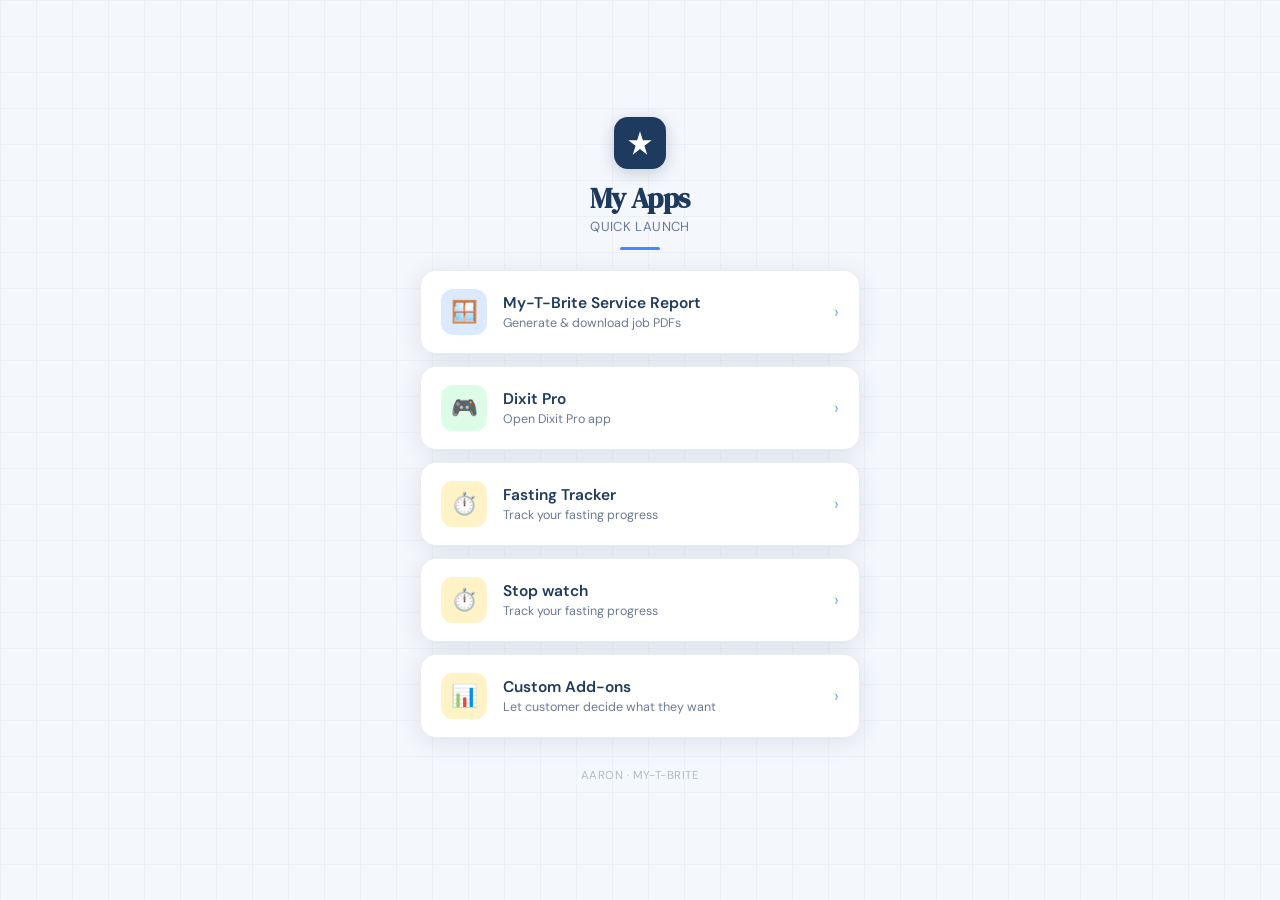
<file: index.html>
<!DOCTYPE html>
<html lang="en">
<head>
  <meta charset="UTF-8" />
  <meta name="viewport" content="width=device-width, initial-scale=1.0"/>
  <title>My Apps</title>
  <link href="https://fonts.googleapis.com/css2?family=DM+Serif+Display&family=DM+Sans:wght@300;400;500;600&display=swap" rel="stylesheet"/>
  <style>
    *, *::before, *::after { box-sizing: border-box; margin: 0; padding: 0; }

    :root {
      --navy: #1F3A5F;
      --navy-light: #2a4f80;
      --accent: #448AFF;
      --accent-soft: #d6e6ff;
      --slate: #6B7A8F;
      --bg: #F4F7FB;
      --white: #ffffff;
      --card-shadow: 0 4px 24px rgba(31,58,95,0.10);
    }

    body {
      font-family: 'DM Sans', sans-serif;
      background: var(--bg);
      min-height: 100vh;
      display: flex;
      flex-direction: column;
      align-items: center;
      justify-content: center;
      padding: 32px 16px;
    }

    /* subtle grid texture */
    body::before {
      content: '';
      position: fixed;
      inset: 0;
      background-image:
        linear-gradient(rgba(31,58,95,0.035) 1px, transparent 1px),
        linear-gradient(90deg, rgba(31,58,95,0.035) 1px, transparent 1px);
      background-size: 36px 36px;
      pointer-events: none;
      z-index: 0;
    }

    .container {
      position: relative;
      z-index: 1;
      width: 100%;
      max-width: 440px;
      display: flex;
      flex-direction: column;
      align-items: center;
      gap: 12px;
    }

    header {
      text-align: center;
      margin-bottom: 8px;
    }

    .logo-mark {
      display: inline-flex;
      align-items: center;
      justify-content: center;
      width: 52px;
      height: 52px;
      background: var(--navy);
      border-radius: 14px;
      margin-bottom: 14px;
      box-shadow: 0 4px 16px rgba(31,58,95,0.22);
    }

    .logo-mark svg {
      width: 28px;
      height: 28px;
      fill: var(--white);
    }

    h1 {
      font-family: 'DM Serif Display', serif;
      font-size: 1.75rem;
      color: var(--navy);
      letter-spacing: -0.5px;
      line-height: 1.1;
    }

    .tagline {
      font-size: 0.82rem;
      color: var(--slate);
      font-weight: 400;
      margin-top: 5px;
      letter-spacing: 0.03em;
      text-transform: uppercase;
    }

    .divider {
      width: 40px;
      height: 3px;
      background: var(--accent);
      border-radius: 2px;
      margin: 12px auto 0;
    }

    /* Cards */
    a.card {
      display: flex;
      align-items: center;
      gap: 16px;
      width: 100%;
      background: var(--white);
      border: 1.5px solid rgba(31,58,95,0.09);
      border-radius: 16px;
      padding: 18px 20px;
      text-decoration: none;
      box-shadow: var(--card-shadow);
      transition: transform 0.18s ease, box-shadow 0.18s ease, border-color 0.18s ease;
      -webkit-tap-highlight-color: transparent;
    }

    a.card:hover, a.card:active {
      transform: translateY(-2px);
      box-shadow: 0 8px 32px rgba(31,58,95,0.16);
      border-color: var(--accent);
    }

    .icon-wrap {
      flex-shrink: 0;
      width: 46px;
      height: 46px;
      border-radius: 12px;
      display: flex;
      align-items: center;
      justify-content: center;
      font-size: 1.35rem;
    }

    .icon-wrap.blue   { background: #dbeafe; }
    .icon-wrap.green  { background: #dcfce7; }
    .icon-wrap.orange { background: #fef3c7; }

    .card-text {
      flex: 1;
      min-width: 0;
    }

    .card-name {
      font-family: 'DM Sans', sans-serif;
      font-weight: 600;
      font-size: 0.97rem;
      color: var(--navy);
      white-space: nowrap;
      overflow: hidden;
      text-overflow: ellipsis;
    }

    .card-desc {
      font-size: 0.78rem;
      color: var(--slate);
      margin-top: 2px;
      font-weight: 400;
    }

    .arrow {
      flex-shrink: 0;
      color: var(--accent);
      font-size: 1.1rem;
      opacity: 0.7;
      transition: opacity 0.18s, transform 0.18s;
    }

    a.card:hover .arrow {
      opacity: 1;
      transform: translateX(3px);
    }

    footer {
      margin-top: 18px;
      font-size: 0.72rem;
      color: #b0bcc8;
      letter-spacing: 0.04em;
      text-transform: uppercase;
    }

    /* stagger animation */
    .card { opacity: 0; animation: fadeUp 0.4s ease forwards; }
    .card:nth-child(1) { animation-delay: 0.05s; }
    .card:nth-child(2) { animation-delay: 0.13s; }
    .card:nth-child(3) { animation-delay: 0.21s; }

    @keyframes fadeUp {
      from { opacity: 0; transform: translateY(12px); }
      to   { opacity: 1; transform: translateY(0); }
    }
  </style>
</head>
<body>
  <div class="container">

    <header>
      <div class="logo-mark">
        <!-- sparkle / window icon -->
        <svg viewBox="0 0 24 24" xmlns="http://www.w3.org/2000/svg">
          <path d="M12 2L14.4 9.6H22L15.8 14.4L18.2 22L12 17.2L5.8 22L8.2 14.4L2 9.6H9.6L12 2Z"/>
        </svg>
      </div>
      <h1>My Apps</h1>
      <p class="tagline">Quick Launch</p>
      <div class="divider"></div>
    </header>

    <a class="card" href="https://hgsmqgsahhnwkkc3xvgjwo.streamlit.app/" target="_blank" rel="noopener">
      <div class="icon-wrap blue">🪟</div>
      <div class="card-text">
        <div class="card-name">My-T-Brite Service Report</div>
        <div class="card-desc">Generate & download job PDFs</div>
      </div>
      <span class="arrow">›</span>
    </a>

    <a class="card" href="https://2btqhcf6tq54jyafhtuvw7.streamlit.app/" target="_blank" rel="noopener">
      <div class="icon-wrap green">🎮</div>
      <div class="card-text">
        <div class="card-name">Dixit Pro</div>
        <div class="card-desc">Open Dixit Pro app</div>
      </div>
      <span class="arrow">›</span>
    </a>

    <a class="card" href="https://mfhtcypiaeabe8qej8nnm6.streamlit.app/" target="_blank" rel="noopener">
      <div class="icon-wrap orange">⏱️</div>
      <div class="card-text">
        <div class="card-name">Fasting Tracker</div>
        <div class="card-desc">Track your fasting progress</div>
      </div>
      <span class="arrow">›</span>
    </a>
    <a class="card" href="https://aheiner2001.github.io/multi-stop-watch/" target="_blank" rel="noopener">
      <div class="icon-wrap orange">⏱️</div>
      <div class="card-text">
        <div class="card-name">Stop watch</div>
        <div class="card-desc">Track your fasting progress</div>
      </div>
      <span class="arrow">›</span>
    </a>
    <a class="card" href="https://dgyzpaimv4zy73xfhfjrgv.streamlit.app/" target="_blank" rel="noopener">
      <div class="icon-wrap orange">📊</div>
      <div class="card-text">
        <div class="card-name">Custom Add-ons</div>
        <div class="card-desc">Let customer decide what they want</div>
      </div>
      <span class="arrow">›</span>
    </a>

    <footer>Aaron · My-T-Brite</footer>

  </div>
</body>
</html>
</file>
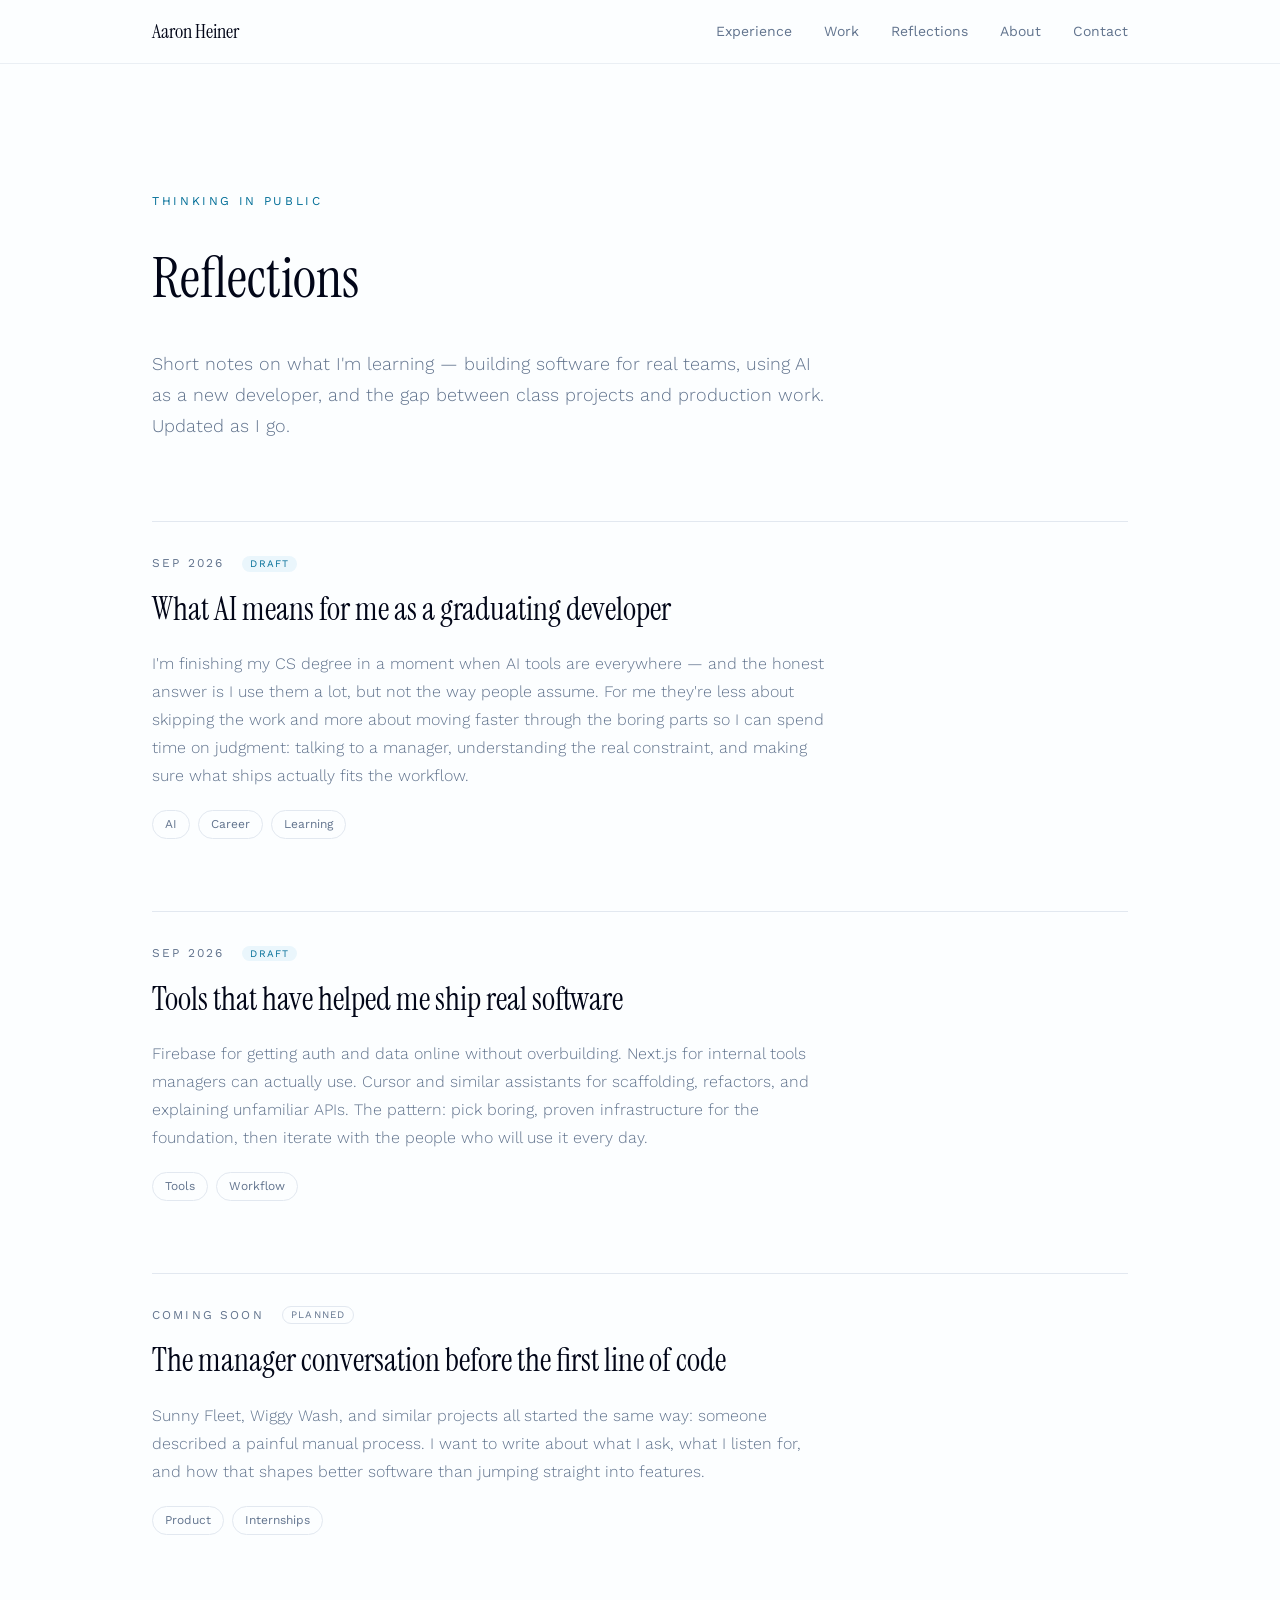
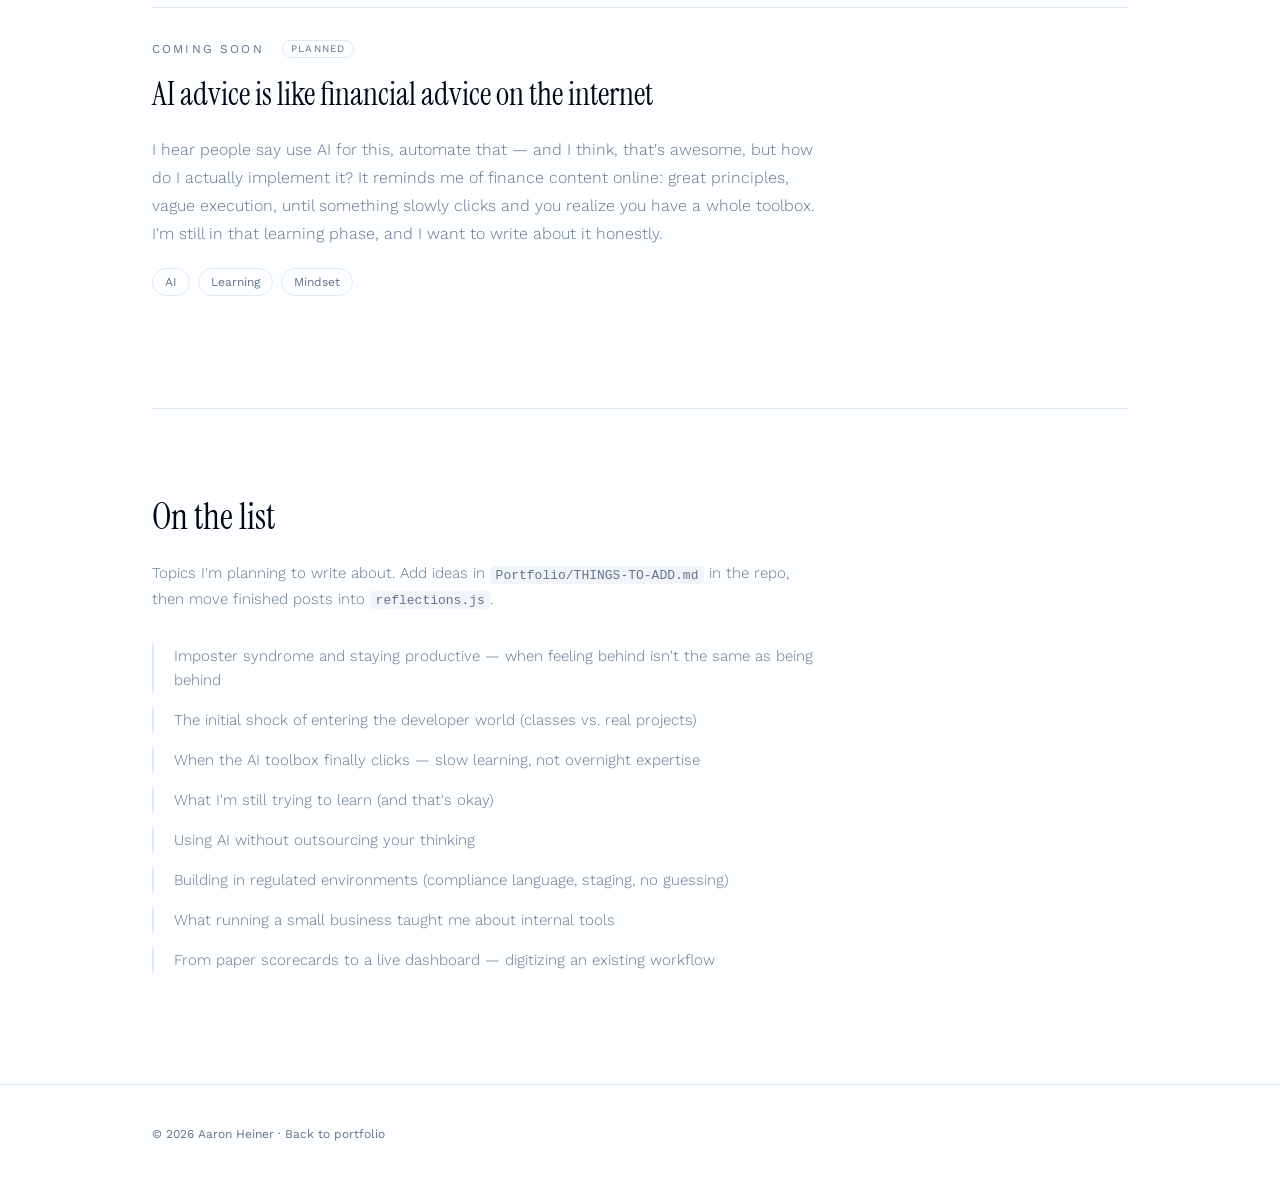
<file: Portfolio/site/reflections.html>
<!DOCTYPE html>
<html lang="en">
  <head>
    <meta charset="utf-8" />
    <meta name="viewport" content="width=device-width, initial-scale=1" />
    <meta name="robots" content="noindex, nofollow" />
    <title>Reflections — Aaron Heiner</title>
    <meta
      name="description"
      content="Notes and reflections from Aaron Heiner on building software, using AI as a new developer, and lessons from real-world projects."
    />
    <link rel="icon" href="favicon.ico" type="image/x-icon" />
    <link rel="preconnect" href="https://fonts.googleapis.com" />
    <link rel="preconnect" href="https://fonts.gstatic.com" crossorigin />
    <link
      href="https://fonts.googleapis.com/css2?family=Instrument+Serif:ital@0;1&family=Work+Sans:wght@300;400;500;600&display=swap"
      rel="stylesheet"
    />
    <link rel="stylesheet" href="styles.css" />
  </head>
  <body>
    <header class="site-header">
      <nav class="nav">
        <a href="index.html" class="nav-logo">Aaron Heiner</a>
        <div class="nav-links">
          <a href="index.html#experience">Experience</a>
          <a href="index.html#work">Work</a>
          <a href="reflections.html" aria-current="page">Reflections</a>
          <a href="index.html#about">About</a>
          <a href="index.html#contact">Contact</a>
        </div>
      </nav>
    </header>

    <main class="reflections-page">
      <section class="reflections-hero">
        <p class="eyebrow">Thinking in public</p>
        <h1>Reflections</h1>
        <p class="lead">
          Short notes on what I'm learning — building software for real teams, using AI as a new
          developer, and the gap between class projects and production work. Updated as I go.
        </p>
      </section>

      <section class="reflections-list" id="reflections-list"></section>

      <section class="reflections-backlog">
        <h2>On the list</h2>
        <p class="backlog-intro">
          Topics I'm planning to write about. Add ideas in
          <code>Portfolio/THINGS-TO-ADD.md</code> in the repo, then move finished posts into
          <code>reflections.js</code>.
        </p>
        <ul class="backlog-list" id="backlog-list"></ul>
      </section>
    </main>

    <footer class="site-footer">
      <p>© <span id="year"></span> Aaron Heiner · <a href="index.html">Back to portfolio</a></p>
    </footer>

    <script src="reflections.js"></script>
  </body>
</html>
</file>
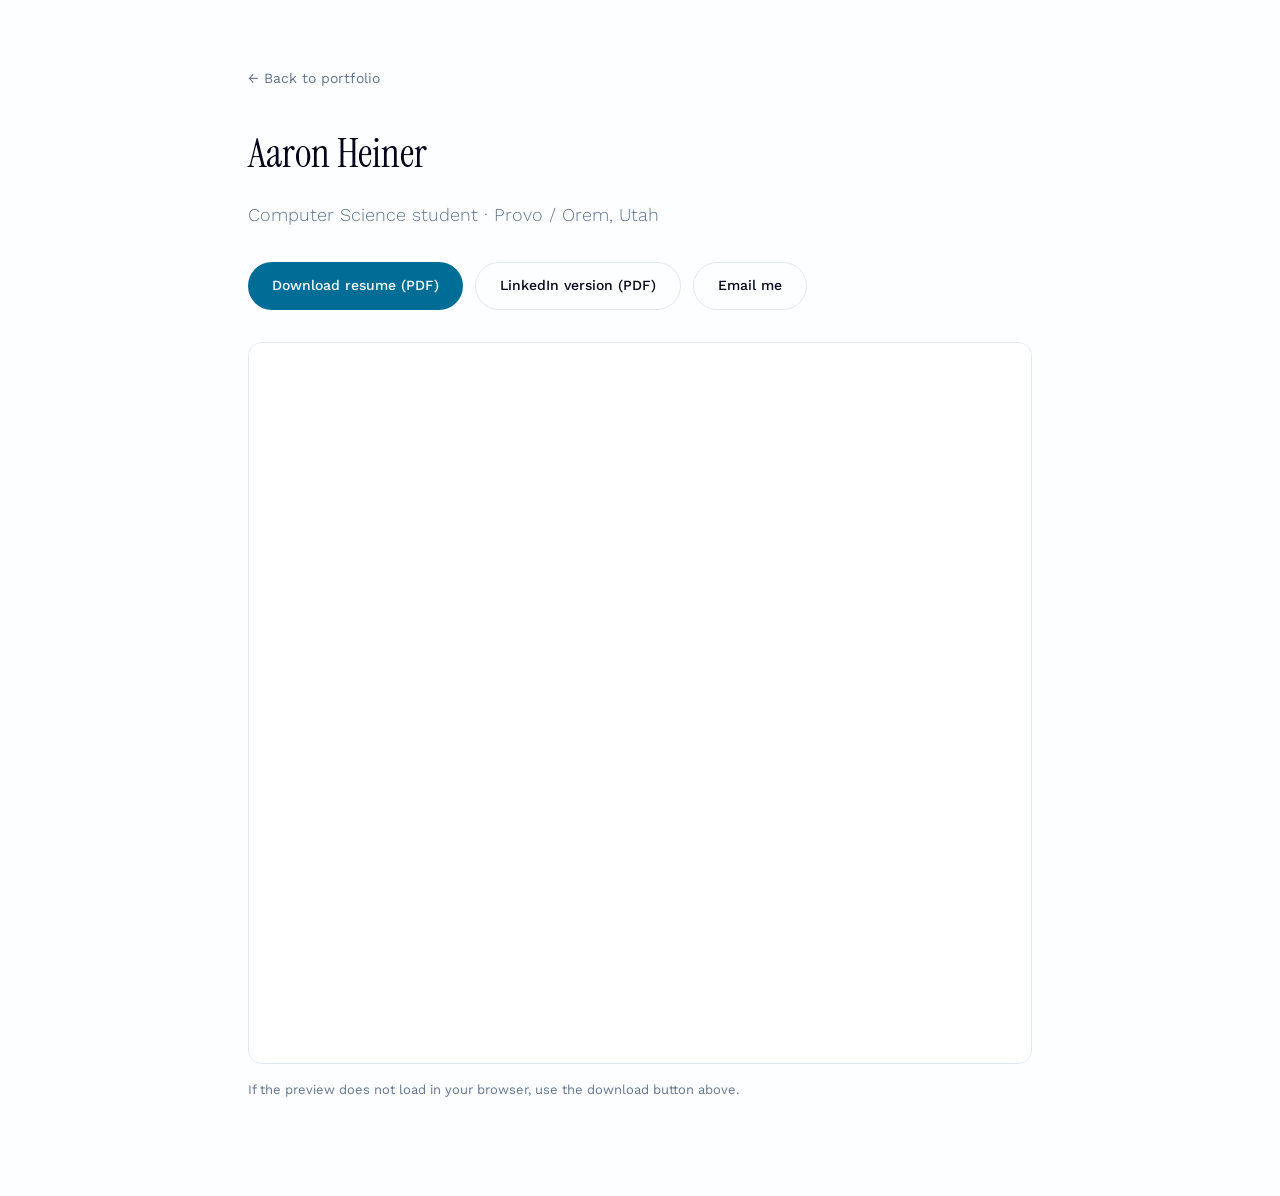
<file: Portfolio/site/resume.html>
<!DOCTYPE html>
<html lang="en">
  <head>
    <meta charset="utf-8" />
    <meta name="viewport" content="width=device-width, initial-scale=1" />
    <title>Resume — Aaron Heiner</title>
    <link rel="icon" href="favicon.ico" type="image/x-icon" />
    <link rel="preconnect" href="https://fonts.googleapis.com" />
    <link rel="preconnect" href="https://fonts.gstatic.com" crossorigin />
    <link
      href="https://fonts.googleapis.com/css2?family=Instrument+Serif:ital@0;1&family=Work+Sans:wght@300;400;500;600&display=swap"
      rel="stylesheet"
    />
    <link rel="stylesheet" href="styles.css" />
    <style>
      .resume-page {
        max-width: 52rem;
        margin: 0 auto;
        padding: 4rem 1.5rem 6rem;
      }

      .resume-page h1 {
        font-size: 2.5rem;
      }

      .resume-page .back-link {
        display: inline-block;
        margin-bottom: 2rem;
        font-size: 0.875rem;
        color: var(--muted-foreground);
      }

      .resume-page .back-link:hover {
        color: var(--foreground);
      }

      .resume-actions {
        display: flex;
        flex-wrap: wrap;
        gap: 0.75rem;
        margin-top: 2rem;
      }

      .resume-viewer {
        margin-top: 2rem;
        overflow: hidden;
        border: 1px solid var(--border);
        border-radius: calc(var(--radius) + 4px);
        background: var(--secondary);
      }

      .resume-viewer iframe {
        display: block;
        width: 100%;
        height: min(80vh, 68rem);
        border: none;
        background: #fff;
      }

      .resume-note {
        margin-top: 1rem;
        font-size: 0.8125rem;
        color: var(--muted-foreground);
      }

      @media (max-width: 639px) {
        .resume-viewer iframe {
          height: 70vh;
        }
      }
    </style>
  </head>
  <body>
    <main class="resume-page">
      <a href="index.html" class="back-link">← Back to portfolio</a>
      <h1>Aaron Heiner</h1>
      <p class="lead" style="margin-top: 1rem">
        Computer Science student · Provo / Orem, Utah
      </p>

      <div class="resume-actions">
        <a href="resume.pdf" class="btn btn-primary" download>Download resume (PDF)</a>
        <a href="resume-linkedin.pdf" class="btn btn-secondary" download>LinkedIn version (PDF)</a>
        <a href="mailto:aaron.heiner.dev@gmail.com" class="btn btn-secondary">Email me</a>
      </div>

      <div class="resume-viewer">
        <iframe src="resume.pdf" title="Aaron Heiner resume"></iframe>
      </div>
      <p class="resume-note">
        If the preview does not load in your browser, use the download button above.
      </p>
    </main>
  </body>
</html>
</file>
<file: Portfolio/site/styles.css>
:root {
  --brand: oklch(0.5 0.11 232);
  --brand-foreground: oklch(0.985 0.005 240);
  --brand-soft: oklch(0.965 0.015 232);
  --background: oklch(0.995 0.002 250);
  --foreground: oklch(0.129 0.042 264.695);
  --card: oklch(1 0 0);
  --muted-foreground: oklch(0.554 0.046 257.417);
  --secondary: oklch(0.968 0.007 247.896);
  --border: oklch(0.929 0.013 255.508);
  --radius: 0.625rem;
  --max-width: 64rem;
  --font-sans: "Work Sans", ui-sans-serif, system-ui, sans-serif;
  --font-display: "Instrument Serif", ui-serif, Georgia, serif;
}

*,
*::before,
*::after {
  box-sizing: border-box;
}

html {
  scroll-behavior: smooth;
}

body {
  margin: 0;
  min-height: 100vh;
  background: var(--background);
  color: var(--foreground);
  font-family: var(--font-sans);
  font-size: 17px;
  line-height: 1.55;
  -webkit-font-smoothing: antialiased;
}

a {
  color: inherit;
  text-decoration: none;
}

img {
  display: block;
  max-width: 100%;
  height: auto;
}

h1,
h2,
h3 {
  font-family: var(--font-display);
  font-weight: 400;
  margin: 0;
}

p {
  margin: 0;
}

ul {
  list-style: none;
  margin: 0;
  padding: 0;
}

.icon {
  width: 1rem;
  height: 1rem;
  flex-shrink: 0;
}

.site-header {
  position: sticky;
  top: 0;
  z-index: 40;
  border-bottom: 1px solid color-mix(in oklch, var(--border) 70%, transparent);
  background: color-mix(in oklch, var(--background) 85%, transparent);
  backdrop-filter: blur(12px);
}

.nav {
  display: flex;
  align-items: center;
  justify-content: space-between;
  max-width: var(--max-width);
  margin: 0 auto;
  padding: 1rem 1.5rem;
}

.nav-logo {
  font-family: var(--font-display);
  font-size: 1.25rem;
}

.nav-links {
  display: none;
  gap: 2rem;
  font-size: 0.875rem;
  color: var(--muted-foreground);
}

.nav-links a:hover {
  color: var(--foreground);
}

main {
  max-width: var(--max-width);
  margin: 0 auto;
  padding: 0 1.5rem;
}

.hero {
  padding: 6rem 0 5rem;
}

.eyebrow {
  font-size: 0.75rem;
  letter-spacing: 0.22em;
  text-transform: uppercase;
  color: var(--brand);
}

.hero h1 {
  margin-top: 1.5rem;
  max-width: 48rem;
  font-size: clamp(2.75rem, 8vw, 4.5rem);
  line-height: 1.05;
}

.lead {
  margin-top: 1.75rem;
  max-width: 42rem;
  font-size: 1.125rem;
  font-weight: 300;
  line-height: 1.7;
  color: var(--muted-foreground);
}

.hero-actions {
  display: flex;
  flex-wrap: wrap;
  align-items: center;
  gap: 0.75rem;
  margin-top: 2.5rem;
}

.btn {
  display: inline-flex;
  align-items: center;
  gap: 0.5rem;
  padding: 0.75rem 1.5rem;
  border-radius: 9999px;
  font-size: 0.875rem;
  font-weight: 500;
  transition: opacity 0.15s, background 0.15s;
}

.btn-primary {
  background: var(--brand);
  color: var(--brand-foreground);
}

.btn-primary:hover {
  opacity: 0.9;
}

.btn-secondary {
  border: 1px solid var(--border);
}

.btn-secondary:hover {
  background: var(--secondary);
}

.hero-contact {
  display: flex;
  flex-wrap: wrap;
  gap: 1.5rem;
  margin-top: 2.5rem;
  font-size: 0.875rem;
  color: var(--muted-foreground);
}

.hero-contact a {
  display: inline-flex;
  align-items: center;
  gap: 0.5rem;
}

.hero-contact a:hover {
  color: var(--foreground);
}

.section {
  padding: 5rem 0;
  border-top: 1px solid var(--border);
}

.section h2 {
  font-size: clamp(1.875rem, 4vw, 2.25rem);
}

.projects {
  display: flex;
  flex-direction: column;
  gap: 5rem;
  margin-top: 3.5rem;
}

.project {
  display: grid;
  gap: 2rem;
}

.project-meta {
  font-size: 0.75rem;
  letter-spacing: 0.18em;
  text-transform: uppercase;
  color: var(--muted-foreground);
}

.project h3 {
  margin-top: 0.75rem;
  font-size: clamp(1.5rem, 3vw, 1.875rem);
}

.project-description {
  margin-top: 1rem;
  font-size: 1rem;
  font-weight: 300;
  line-height: 1.75;
  color: var(--muted-foreground);
}

.project-links {
  display: flex;
  flex-wrap: wrap;
  gap: 1rem;
  margin-top: 1.25rem;
}

.project-external {
  font-size: 0.875rem;
  font-weight: 500;
  color: var(--brand);
  border-bottom: 1px solid color-mix(in oklch, var(--brand) 40%, transparent);
}

.project-external:hover {
  border-bottom-color: var(--brand);
}

.tech-tags {
  display: flex;
  flex-wrap: wrap;
  gap: 0.5rem;
  margin-top: 1.5rem;
}

.tech-tags li {
  padding: 0.25rem 0.75rem;
  border-radius: 9999px;
  background: var(--brand-soft);
  font-size: 0.75rem;
  color: var(--brand);
}

.project-link {
  display: inline-flex;
  align-items: center;
  gap: 0.5rem;
  margin-top: 2rem;
  padding-bottom: 0.25rem;
  border: none;
  border-bottom: 1px solid var(--foreground);
  background: none;
  font-family: inherit;
  font-size: 0.875rem;
  font-weight: 500;
  color: inherit;
  cursor: pointer;
}

.project-link:hover {
  border-color: var(--brand);
  color: var(--brand);
}

.project-cover {
  border: none;
  padding: 0;
  background: none;
  text-align: left;
  cursor: pointer;
  font: inherit;
  color: inherit;
}

.shot {
  overflow: hidden;
  border: 1px solid var(--border);
  border-radius: var(--radius);
  background: var(--secondary);
}

.shot img {
  width: 100%;
}

.shot.cover img {
  aspect-ratio: 16 / 10;
  object-fit: cover;
  object-position: top;
}

.shot.contain img {
  object-fit: contain;
}

.screenshot-count {
  margin-top: 0.75rem;
  font-size: 0.75rem;
  color: var(--muted-foreground);
}

.project-cover:hover .screenshot-count {
  color: var(--foreground);
}

.smaller-grid {
  display: grid;
  gap: 2.5rem;
  margin-top: 3rem;
}

.smaller-grid h3 {
  font-family: var(--font-sans);
  font-size: 1rem;
  font-weight: 500;
}

.smaller-grid p {
  margin-top: 0.75rem;
  font-size: 0.875rem;
  font-weight: 300;
  line-height: 1.7;
  color: var(--muted-foreground);
}

.tech-line {
  margin-top: 1rem !important;
  font-size: 0.75rem !important;
  letter-spacing: 0.12em;
  text-transform: uppercase;
  color: var(--muted-foreground) !important;
}

.timeline {
  display: flex;
  flex-direction: column;
  gap: 3.5rem;
  margin-top: 3.5rem;
}

.timeline-item h3,
.education-entry h3 {
  margin-top: 0.5rem;
  font-size: clamp(1.25rem, 2.5vw, 1.5rem);
}

.timeline-meta {
  font-size: 0.75rem;
  letter-spacing: 0.18em;
  text-transform: uppercase;
  color: var(--muted-foreground);
}

.badge-current {
  display: inline-block;
  margin-right: 0.5rem;
  padding: 0.15rem 0.5rem;
  border-radius: 9999px;
  background: var(--brand-soft);
  font-size: 0.625rem;
  letter-spacing: 0.14em;
  color: var(--brand);
}

.timeline-org {
  margin-top: 0.35rem;
  font-size: 0.9375rem;
  font-weight: 500;
}

.timeline-org-sub {
  display: block;
  margin-top: 0.15rem;
  font-size: 0.8125rem;
  font-weight: 400;
  color: var(--muted-foreground);
}

.timeline-description {
  margin-top: 1rem;
  max-width: 42rem;
  font-size: 0.9375rem;
  font-weight: 300;
  line-height: 1.7;
  color: var(--muted-foreground);
}

.education-grid {
  display: grid;
  gap: 2.5rem;
  align-items: start;
}

.education-photo-wrap {
  width: min(100%, 17.5rem);
  aspect-ratio: 1;
  overflow: hidden;
  border: 1px solid var(--border);
  border-radius: calc(var(--radius) + 4px);
  background: var(--secondary);
}

.education-photo {
  width: 100%;
  height: 100%;
  object-fit: cover;
}

.education-photo-fallback {
  display: flex;
  align-items: center;
  justify-content: center;
  width: 100%;
  height: 100%;
  font-family: var(--font-display);
  font-size: 3rem;
  color: var(--brand);
  background: var(--brand-soft);
}

.education-entries {
  display: flex;
  flex-direction: column;
  gap: 2.5rem;
}

.education-entries-standalone {
  margin-top: 2.5rem;
}

.profile-photo-wrap,
.education-photo-wrap {
  width: min(100%, 17.5rem);
  aspect-ratio: 1;
  overflow: hidden;
  border: 1px solid var(--border);
  border-radius: calc(var(--radius) + 4px);
  background: var(--secondary);
}

.profile-photo,
.education-photo {
  width: 100%;
  height: 100%;
  object-fit: cover;
}

.profile-photo-fallback,
.education-photo-fallback {
  display: flex;
  align-items: center;
  justify-content: center;
  width: 100%;
  height: 100%;
  font-family: var(--font-display);
  font-size: 3rem;
  color: var(--brand);
  background: var(--brand-soft);
}

.about-grid {
  display: grid;
  gap: 2.5rem;
  align-items: start;
}

.about-text {
  font-size: 1.0625rem;
  font-weight: 300;
  line-height: 1.75;
  color: var(--muted-foreground);
}

.about-text-secondary {
  margin-top: 1.25rem;
}

.skills-list {
  display: flex;
  flex-wrap: wrap;
  gap: 0.5rem;
  margin-top: 2.5rem;
}

.skills-list li {
  padding: 0.25rem 0.75rem;
  border: 1px solid var(--border);
  border-radius: 9999px;
  font-size: 0.75rem;
  color: var(--muted-foreground);
}

.contact-heading {
  max-width: 42rem;
  font-size: clamp(2.25rem, 5vw, 3rem);
  line-height: 1.15;
}

.site-footer {
  border-top: 1px solid var(--border);
  padding: 2.5rem 0;
}

.site-footer p {
  max-width: var(--max-width);
  margin: 0 auto;
  padding: 0 1.5rem;
  font-size: 0.75rem;
  color: var(--muted-foreground);
}

.modal {
  width: min(48rem, calc(100% - 2rem));
  max-height: calc(100vh - 2rem);
  margin: auto;
  padding: 0;
  border: 1px solid var(--border);
  border-radius: calc(var(--radius) + 4px);
  background: var(--card);
  box-shadow: 0 25px 50px -12px rgb(0 0 0 / 0.25);
  overflow: hidden;
}

.modal::backdrop {
  background: color-mix(in oklch, var(--foreground) 40%, transparent);
  backdrop-filter: blur(4px);
}

.modal-inner {
  max-height: calc(100vh - 2rem);
  overflow-y: auto;
  padding: 1.5rem;
}

.modal-header {
  display: flex;
  align-items: flex-start;
  justify-content: space-between;
  gap: 1.5rem;
}

.modal-subtitle {
  font-size: 0.75rem;
  letter-spacing: 0.18em;
  text-transform: uppercase;
  color: var(--muted-foreground);
}

.modal-header h3 {
  margin-top: 0.5rem;
  font-size: 1.875rem;
}

.modal-close {
  display: flex;
  align-items: center;
  justify-content: center;
  width: 2.25rem;
  height: 2.25rem;
  border: 1px solid var(--border);
  border-radius: 9999px;
  background: none;
  cursor: pointer;
}

.modal-close:hover {
  background: var(--secondary);
}

.modal-close svg {
  width: 1rem;
  height: 1rem;
}

.modal-description {
  margin-top: 1.25rem;
  font-size: 0.9375rem;
  font-weight: 300;
  line-height: 1.7;
  color: var(--muted-foreground);
}

.modal-shots {
  display: flex;
  flex-direction: column;
  gap: 2.5rem;
  margin-top: 2.5rem;
}

.modal-shots figcaption {
  margin-top: 0.75rem;
  font-size: 0.875rem;
  color: var(--muted-foreground);
}

.reflections-page {
  max-width: var(--max-width);
  margin: 0 auto;
  padding: 0 1.5rem 5rem;
}

.reflections-hero {
  padding: 6rem 0 4rem;
}

.reflections-hero h1 {
  margin-top: 1.5rem;
  font-size: clamp(2.5rem, 6vw, 3.5rem);
}

.reflections-list {
  display: flex;
  flex-direction: column;
  gap: 2.5rem;
  padding-bottom: 5rem;
  border-bottom: 1px solid var(--border);
}

.reflection-card {
  padding: 2rem 0;
  border-top: 1px solid var(--border);
}

.reflection-meta {
  font-size: 0.75rem;
  letter-spacing: 0.18em;
  text-transform: uppercase;
  color: var(--muted-foreground);
}

.reflection-status {
  margin-left: 0.75rem;
  padding: 0.15rem 0.5rem;
  border-radius: 9999px;
  font-size: 0.625rem;
  letter-spacing: 0.12em;
}

.reflection-status-draft {
  background: var(--brand-soft);
  color: var(--brand);
}

.reflection-status-planned {
  border: 1px solid var(--border);
  color: var(--muted-foreground);
}

.reflection-status-published {
  background: var(--foreground);
  color: var(--background);
}

.reflection-card h2 {
  margin-top: 0.75rem;
  font-size: clamp(1.5rem, 3vw, 2rem);
  max-width: 40rem;
}

.reflection-excerpt {
  margin-top: 1rem;
  max-width: 42rem;
  font-size: 1rem;
  font-weight: 300;
  line-height: 1.75;
  color: var(--muted-foreground);
}

.reflection-tags {
  display: flex;
  flex-wrap: wrap;
  gap: 0.5rem;
  margin-top: 1.25rem;
}

.reflection-tags li {
  padding: 0.25rem 0.75rem;
  border: 1px solid var(--border);
  border-radius: 9999px;
  font-size: 0.75rem;
  color: var(--muted-foreground);
}

.reflections-backlog {
  padding: 5rem 0 2rem;
}

.reflections-backlog h2 {
  font-size: clamp(1.875rem, 4vw, 2.25rem);
}

.backlog-intro {
  margin-top: 1rem;
  max-width: 42rem;
  font-size: 0.9375rem;
  font-weight: 300;
  line-height: 1.7;
  color: var(--muted-foreground);
}

.backlog-intro a {
  color: var(--brand);
  border-bottom: 1px solid color-mix(in oklch, var(--brand) 40%, transparent);
}

.backlog-intro a:hover {
  border-bottom-color: var(--brand);
}

.backlog-list {
  display: flex;
  flex-direction: column;
  gap: 1rem;
  margin-top: 2rem;
  max-width: 42rem;
}

.backlog-intro code {
  font-size: 0.8125rem;
  padding: 0.1rem 0.35rem;
  border-radius: 0.25rem;
  background: var(--secondary);
}

.backlog-list li {
  padding-left: 1.25rem;
  font-size: 0.9375rem;
  font-weight: 300;
  line-height: 1.6;
  color: var(--muted-foreground);
  border-left: 2px solid var(--border);
}

.site-footer a {
  color: var(--muted-foreground);
  border-bottom: 1px solid transparent;
}

.site-footer a:hover {
  color: var(--foreground);
  border-bottom-color: var(--border);
}

@media (min-width: 640px) {
  .nav-links {
    display: flex;
  }

  .reflections-hero {
    padding: 8rem 0 5rem;
  }

  .hero {
    padding: 8rem 0 7rem;
  }

  .section {
    padding: 7rem 0;
  }

  .project {
    grid-template-columns: 1fr 1.1fr;
    gap: 3rem;
    align-items: start;
  }

  .smaller-grid {
    grid-template-columns: repeat(3, 1fr);
  }

  .education-grid {
    grid-template-columns: 17.5rem 1fr;
    gap: 4rem;
  }

  .about-grid {
    grid-template-columns: 1fr 1.4fr;
    gap: 4rem;
  }

  .modal-inner {
    padding: 2.5rem;
  }
}
</file>
